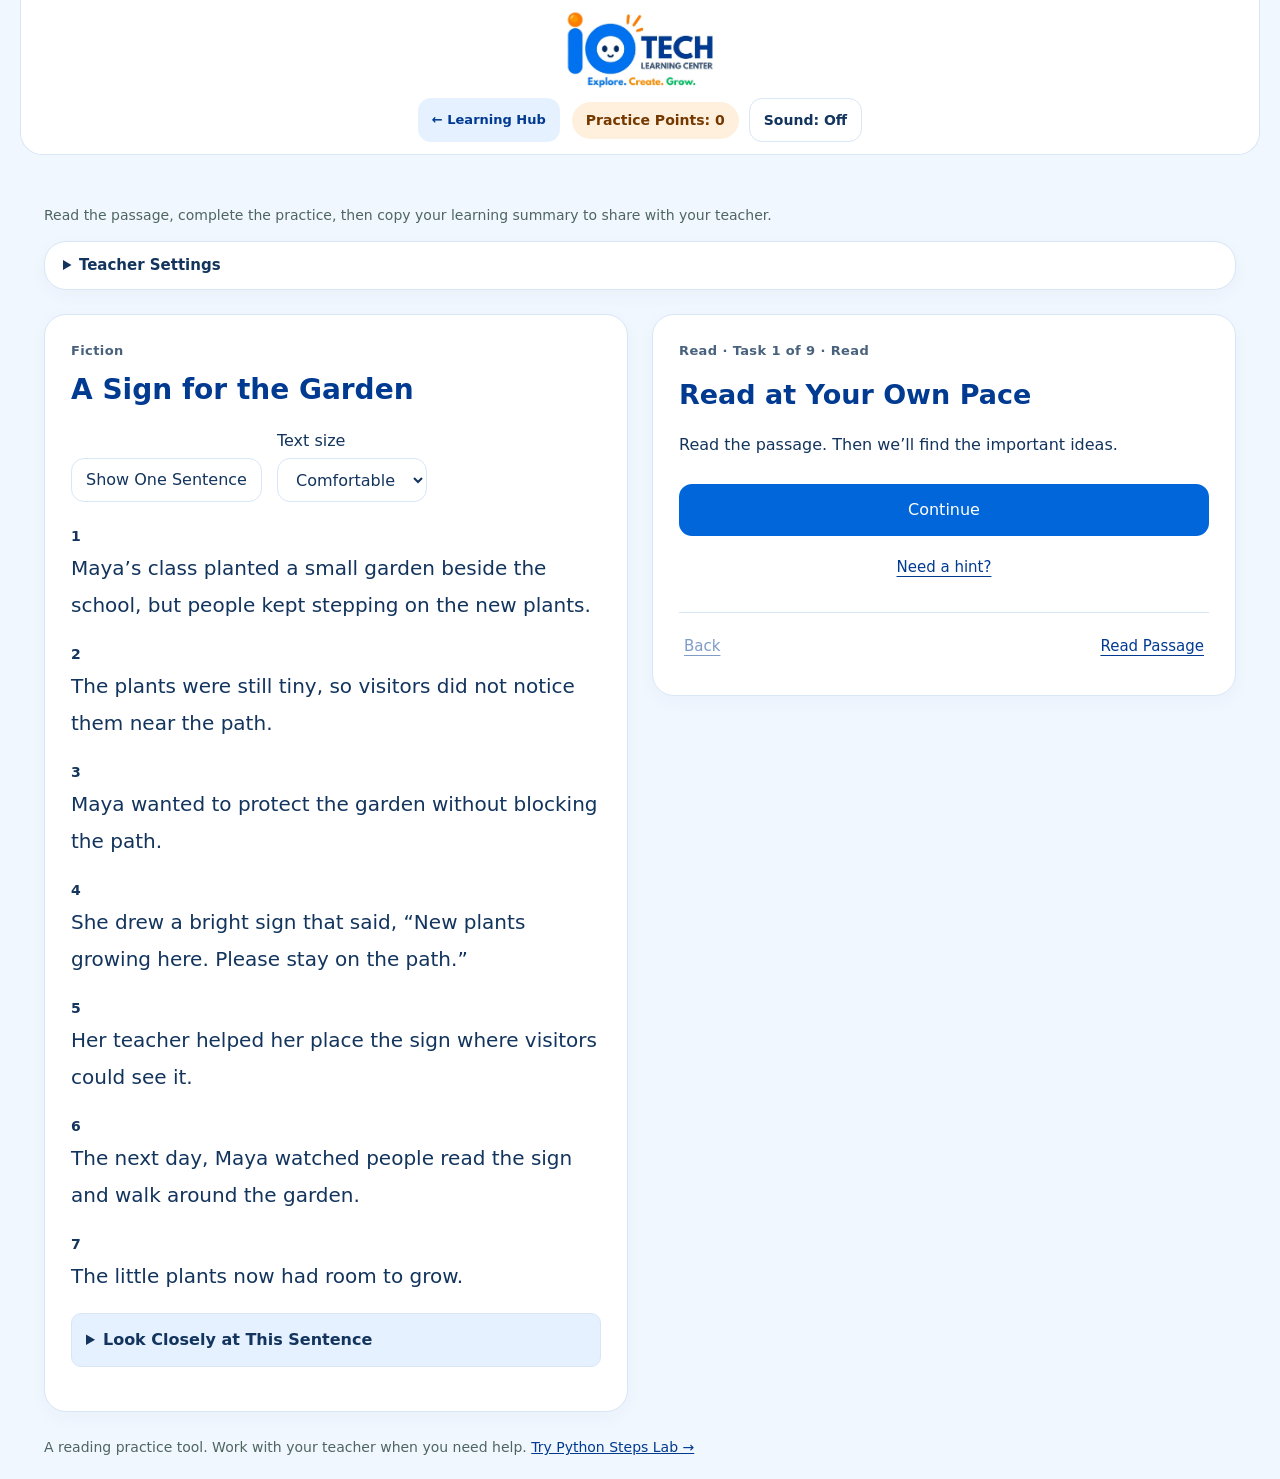
<file: index.html>
<!doctype html>
<html lang="en">
<head><meta charset="utf-8"><meta name="viewport" content="width=device-width, initial-scale=1"><title>Reading Steps</title><link rel="stylesheet" href="styles.css"><link rel="stylesheet" href="brand.css"><link rel="icon" type="image/png" href="./assets/io-tech-center-logo.png"><script defer src="lessons.js"></script><script defer src="rewards.js"></script><script defer src="reading-records.js"></script><script defer src="practice-completion.js"></script><script defer src="app.js"></script></head>
<body>
<div id="celebration" aria-hidden="true"></div>
<a class="skip-link" href="#practice-workspace">Skip to reading</a>
<header class="lab-header">
<a class="brand" href="./index.html" aria-label="Reading Steps home"><img class="brand-logo" src="./assets/io-tech-center-logo.png" width="1383" height="742" alt="io Tech Learning Center — Explore. Create. Grow." decoding="async"></a>
<div class="header-actions">
<a class="hub-link" href="../io-tech-learning-hub/">← Learning Hub</a>
<div class="points-line"><span id="practice-points">Practice Points: 0</span><button id="sound-toggle" type="button" aria-pressed="false">Sound: Off</button></div>
</div>
</header>
<main>
<p class="quiet">Read the passage, complete the practice, then copy your learning summary to share with your teacher.</p>
<p id="practice-storage" role="alert" hidden></p>
<details id="teacher-settings" class="settings"><summary>Teacher Settings</summary>
<p class="quiet">These settings organize practice. They are not access controls.</p><p class="quiet">Local practice records stay in this browser. Free writing is not saved. This is not an account or private student profile.</p>
<div class="toolbar"><label>Passage<select id="lesson"></select></label><label>Practice mode<select id="mode"><option value="guided">Guided Practice</option><option value="independent">Independent Practice</option><option value="teacher">Teacher Model</option></select></label><button id="clear" hidden>Start New Practice</button><button id="skip">Skip Current Task</button></div>
<p id="notice" role="status" aria-live="polite"></p>
<nav id="steps" aria-label="Choose a main step"></nav>
<div id="teacher-status"></div><p id="record-status" role="status" hidden></p><button id="report-preview" hidden>▤ Preview practice record</button> <button id="download-record" hidden>Download local report</button> <button id="erase-records" hidden>Delete this passage’s local records</button>
<details id="teacher-reference"><summary>Teacher Reference</summary><p>This is one example. Your words can be different.</p><div id="reference-content"></div></details>
</details>
<div id="practice-workspace" class="workspace">
<details id="reading-panel" class="reading" open><summary>Read Passage</summary><section aria-labelledby="passage-title"><div class="eyebrow" id="kind"></div><h1 id="passage-title" tabindex="-1"></h1><div class="read-controls"><button id="view">Show One Sentence</button><label>Text size<select id="size"><option value="20">Comfortable</option><option value="24">Larger</option><option value="28">Largest</option></select></label></div><p id="evidence-selection" role="status" aria-live="polite" hidden></p><div id="passage"></div><div id="sentence-controls" hidden><button id="prev-sentence">Previous Sentence</button><span id="position" aria-live="polite"></span><button id="next-sentence">Next Sentence</button></div><details id="close-reading"><summary>Look Closely at This Sentence</summary><div id="close-content"></div></details><button id="return-task" class="subtle mobile-only">Back to Task</button></section></details>
<section class="task-card" aria-labelledby="task-title"><div id="task"></div><div class="secondary-actions"><button id="back" class="subtle">Back</button><button id="open-passage" class="subtle">Read Passage</button></div></section>
</div>
<section id="completion-summary" class="settings" aria-label="Learning summary" hidden>
<p>Practice ID: <strong id="completion-id"></strong></p>
<div id="completion-content"></div>
<button id="copy-summary" type="button">Copy Summary</button> <button id="copy-number" type="button">Copy Practice ID</button> <button id="practice-again" type="button">Practise Again</button>
<p>Online submission is not open. Please copy your summary or number and send it to your teacher. A number does not mean your teacher has received the summary.</p>
<p id="completion-copy-status" role="status" aria-live="polite"></p>
<textarea id="completion-copy-fallback" aria-label="Text to copy manually" readonly hidden></textarea>
</section>
<footer>A reading practice tool. Work with your teacher when you need help. <a href="python-steps.html">Try Python Steps Lab →</a></footer>
</main></body></html>
</file>
<file: styles.css>
:root{font-family:system-ui,-apple-system,BlinkMacSystemFont,"Segoe UI",sans-serif;color:#213a39;background:#f7f5ee;line-height:1.55}*{box-sizing:border-box}body{margin:0}header,main{max-width:1240px;margin:auto;padding:20px 24px}.brand{font-size:30px;font-weight:800}.brand span{font-size:16px;font-weight:500;margin-left:14px}button,select,textarea{font:inherit}button,select{min-height:46px;border:1px solid #687e79;border-radius:9px;padding:9px 14px;background:#fff;color:#213a39}button{cursor:pointer;font-weight:650}button:hover{background:#edf4ee}button:disabled{opacity:.5;cursor:default}button:focus-visible,select:focus-visible,textarea:focus-visible,input:focus-visible,summary:focus-visible{outline:3px solid #9b501b;outline-offset:3px}h2:focus,h1:focus{outline:2px solid #9b501b;outline-offset:6px}label{display:block}select{display:block;max-width:100%;margin-top:5px}.toolbar{display:flex;align-items:end;gap:16px;flex-wrap:wrap}.settings{border:1px solid #d3dcd4;border-radius:12px;padding:12px 18px;margin:0 0 24px;background:#fff}.settings>summary{font-size:15px}#notice:empty{display:none}nav{display:flex;gap:8px;flex-wrap:wrap;margin:20px 0}nav button[aria-current="step"]{border:2px solid #245b50;background:#eef5eb}.workspace{display:grid;grid-template-columns:minmax(0,1fr) minmax(0,1fr);gap:24px;align-items:start}.reading,.task-card{background:#fff;border:1px solid #d3dcd4;border-radius:18px;padding:26px;min-width:0}.reading>summary{display:none}.task-card{position:sticky;top:20px;min-height:350px}h1,h2{line-height:1.25;margin:10px 0 22px}h1{font-size:28px}h2{font-size:27px}h3{font-size:18px}.eyebrow,.progress{font-size:13px;font-weight:750;letter-spacing:.03em}.progress{color:#4e6560;margin:0 0 16px}.read-controls{display:flex;gap:15px;align-items:end;flex-wrap:wrap;margin-bottom:22px}#passage{font-size:20px;line-height:1.85;max-width:65ch}.sentence{margin:0 0 18px}.sentence-number{font-size:14px;font-weight:750;display:block}.sentence-choice{display:flex;align-items:start;gap:12px;border:1px solid #bacbc3;border-radius:10px;padding:12px;margin-bottom:14px;cursor:pointer}.sentence-choice:has(input:checked){border:2px solid #245b50;background:#eef5eb;padding:11px}.sentence-choice input{flex-shrink:0;width:22px;height:22px;margin-top:6px}.selection-label{font-size:14px;display:block;font-weight:650}#evidence-selection{font-size:15px;background:#edf4ee;padding:10px;border-radius:8px}#sentence-controls{display:flex;flex-wrap:wrap;align-items:center;gap:10px;margin:20px 0}#position{font-size:14px}[hidden]{display:none!important}details details{margin:18px 0;padding:14px;background:#f1f5ef;border-radius:9px}summary{cursor:pointer;font-weight:700}.quiet,footer{font-size:14px;color:#4e6560}footer{margin-top:25px}.choice{display:flex;gap:12px;padding:15px;border:1px solid #bacbc3;border-radius:10px;margin:12px 0;cursor:pointer}.choice:has(input:checked){background:#eef5eb;border:2px solid #245b50;padding:14px}.choice input{flex-shrink:0;width:22px;height:22px;margin-top:2px}fieldset{border:0;padding:0;margin:0;min-width:0}legend{font-size:15px;color:#4e6560;margin-bottom:4px}.primary{display:block;background:#245b50;color:#fff;border:2px solid #245b50;width:100%;margin-top:26px;min-height:52px}.primary:hover{background:#174538}.subtle{border:0;background:transparent;text-decoration:underline;text-underline-offset:4px;font-size:15px;font-weight:500;padding:9px 5px}.subtle:hover{background:#f1f5ef}.help-entry{display:block;margin:10px auto 0}.secondary-actions{display:flex;justify-content:space-between;gap:15px;border-top:1px solid #e1e7e1;margin-top:22px;padding-top:12px}.feedback{font-size:19px;line-height:1.65;margin:18px 0}.answer-context{background:#f1f5ef;border-radius:9px;padding:12px;font-size:16px}.answer-context strong{display:block;font-size:13px;margin-bottom:4px}.inline-message{font-size:15px;color:#714117}.inline-message:empty{display:none}.help-text{font-size:20px}.badge{font-size:14px;font-weight:700}.teacher-list{font-size:14px;line-height:1.9}.frames{white-space:pre-line}textarea{width:100%;min-height:150px;resize:vertical;padding:12px;border:1px solid #687e79;border-radius:9px;margin-top:8px}.checklist label{display:flex;gap:10px;margin:17px 0}.checklist input{flex-shrink:0;width:22px;height:22px;margin-top:3px}.sr-only{position:absolute;width:1px;height:1px;padding:0;margin:-1px;overflow:hidden;clip:rect(0,0,0,0);white-space:nowrap;border:0}.mobile-only{display:none}p,li,label,button{overflow-wrap:anywhere}@media(max-width:800px){.workspace{grid-template-columns:minmax(0,1fr)}.task-card{order:0;position:static}.reading{order:1}.reading>summary{display:list-item}.reading>section{padding-top:18px}header,main{padding:16px}.reading,.task-card{padding:20px}.brand span{display:block;margin:0}.mobile-only{display:block}nav button{flex:1 1 100px}}

.points-line{display:flex;align-items:center;gap:10px;min-height:34px;margin-top:8px;font-size:14px;font-weight:650}
#celebration{position:fixed;top:12px;right:16px;width:224px;height:72px;max-width:calc(100vw - 32px);z-index:100;overflow:hidden;pointer-events:none}
.confetti-piece{position:absolute;left:var(--x);top:var(--y);width:10px;height:16px;pointer-events:none;border-radius:1px;animation:small-confetti 2s ease-out both}
.confetti-color-0{background:#c39138}.confetti-color-1{background:#509487}.confetti-color-2{background:#bc7886}.confetti-color-3{background:#7e86ba}
@keyframes small-confetti{0%{transform:translateY(0) rotate(0);opacity:1}75%{opacity:1}100%{transform:translateY(36px) rotate(var(--turn));opacity:0}}
.reward-message{display:block;margin-top:12px;font-size:16px;font-weight:750}
.completion-badge{margin:18px 0;font-weight:750;font-size:21px}
.badge-art{display:block;width:76px;height:76px;margin-bottom:10px;color:#245b50;background:#f5edd6;border:2px solid #b79c62;border-radius:50%;padding:8px}
@media(prefers-reduced-motion:reduce){.confetti-piece{animation:none;display:none}}

#sound-toggle{font-size:14px;min-height:44px;padding:6px 12px}
</file>
<file: brand.css>
/* io TECH brand layer for Reading Steps. Educational layout and reading mechanics stay intact. */
:root {
  color-scheme: light;
  font-family: ui-sans-serif, system-ui, -apple-system, BlinkMacSystemFont, "Segoe UI", sans-serif;
  color: #12345d;
  background: #f1f7ff;
  --brand-blue: #0072ef;
  --brand-dark-blue: #013a91;
  --brand-orange: #ff7d01;
  --brand-green: #00bd6a;
  --action: #0066da;
  --action-hover: #0056bb;
  --ink: #12345d;
  --muted: #48617d;
  --paper: #f1f7ff;
  --white: #ffffff;
  --border: #d9e6f6;
  --blue-tint: #e6f1ff;
  --orange-tint: #fff0de;
  --green-tint: #e4f8ee;
  --focus: #013a91;
  --space-1: 8px;
  --space-2: 16px;
  --space-3: 24px;
  --space-4: 32px;
  --radius-card: 22px;
  --radius-button: 13px;
  --shadow: 0 5px 18px #12345d09;
}

body {
  -webkit-text-size-adjust: 100%;
  background: var(--paper);
  color: var(--ink);
}

h1, h2, h3 {
  color: var(--brand-dark-blue);
}

a {
  color: var(--brand-dark-blue);
}

button, select, textarea {
  font: inherit;
}

button, select {
  border: 1px solid var(--border);
  border-radius: var(--radius-button);
  color: var(--ink);
  background: var(--white);
  min-height: 44px;
}

button:hover:not(:disabled) {
  background: var(--blue-tint);
}

button:focus-visible, select:focus-visible, textarea:focus-visible, input:focus-visible, summary:focus-visible, a:focus-visible {
  outline: 3px solid var(--focus);
  outline-offset: 3px;
  box-shadow: 0 0 0 2px var(--white);
}

h1:focus, h2:focus {
  outline: 3px solid var(--focus);
  outline-offset: 4px;
}

/* Header */
.lab-header {
  display: grid;
  grid-template-columns: minmax(0, 1fr);
  justify-items: center;
  align-items: center;
  gap: var(--space-1);
  padding: 10px var(--space-3) 12px;
  background: var(--white);
  border: 1px solid var(--border);
  border-top: 0;
  border-radius: 0 0 var(--radius-card) var(--radius-card);
  max-width: 1240px;
  margin: 0 auto 16px;
}

.brand {
  display: block;
  width: 150px;
  max-width: 100%;
  line-height: 0;
}

.brand-logo {
  display: block;
  width: 100%;
  height: auto;
  background: var(--white);
}

.header-actions {
  display: flex;
  align-items: center;
  justify-content: center;
  gap: 12px;
  max-width: 100%;
  flex-wrap: wrap;
}

.hub-link {
  display: inline-flex;
  align-items: center;
  justify-content: center;
  font-size: 13px;
  min-height: 44px;
  padding: 10px 14px;
  border-radius: var(--radius-button);
  background: var(--blue-tint);
  color: var(--brand-dark-blue);
  text-decoration: none;
  font-weight: 650;
  line-height: 1.4;
}

.hub-link:hover {
  background: #d6e8ff;
}

.points-line {
  display: inline-flex;
  align-items: center;
  gap: 10px;
  min-height: 44px;
  margin-top: 0;
  font-size: 14px;
  font-weight: 650;
}

#practice-points {
  background: var(--orange-tint);
  color: #753900;
  padding: 8px 14px;
  border-radius: 24px;
  white-space: nowrap;
}

#sound-toggle {
  min-height: 44px;
  padding: 8px 14px;
  border-radius: var(--radius-button);
}

/* Cards & containers */
.settings {
  border: 1px solid var(--border);
  border-radius: var(--radius-card);
  background: var(--white);
  box-shadow: var(--shadow);
}

.workspace {
  align-items: start;
}

.reading, .task-card {
  background: var(--white);
  border: 1px solid var(--border);
  border-radius: var(--radius-card);
  box-shadow: var(--shadow);
}

.eyebrow {
  color: var(--muted);
}

.progress {
  color: var(--muted);
}

/* Steps navigation */
nav button {
  border-radius: var(--radius-button);
  border: 1px solid var(--border);
  background: var(--white);
  color: var(--ink);
  min-height: 44px;
}

nav button:hover:not(:disabled) {
  background: var(--blue-tint);
}

nav button[aria-current="step"] {
  border: 2px solid var(--action);
  background: var(--blue-tint);
  color: var(--brand-dark-blue);
  font-weight: 700;
}

/* Choices & sentence choices */
.choice, .sentence-choice {
  background: #f8fbff;
  border: 1px solid var(--border);
  border-radius: 12px;
  color: var(--ink);
}

.choice:hover, .sentence-choice:hover {
  background: #edf4fc;
}

.choice:has(input:checked), .sentence-choice:has(input:checked) {
  border: 2px solid var(--action);
  background: var(--blue-tint);
  color: var(--brand-dark-blue);
}

#evidence-selection {
  background: var(--blue-tint);
  color: var(--brand-dark-blue);
  border: 1px solid #bfdbfe;
  border-radius: 10px;
}

.answer-context {
  background: #f8fbff;
  border: 1px solid var(--border);
  border-radius: 10px;
  color: var(--ink);
}

/* Primary action */
.primary {
  background: var(--action);
  color: var(--white);
  border: 2px solid var(--action);
  border-radius: var(--radius-button);
}

.primary:hover:not(:disabled) {
  background: var(--action-hover);
  border-color: var(--action-hover);
}

.subtle {
  color: var(--brand-dark-blue);
}

.subtle:hover {
  background: var(--blue-tint);
  border-radius: 8px;
}

/* Secondary actions separator */
.secondary-actions {
  border-top: 1px solid var(--border);
}

/* Details and helper panels */
details details {
  background: var(--blue-tint);
  border: 1px solid var(--border);
  border-radius: 10px;
}

textarea {
  border: 1px solid var(--border);
  border-radius: 10px;
  background: #f8fbff;
  color: var(--ink);
  padding: 12px;
}

textarea:focus {
  outline: 3px solid var(--focus);
  outline-offset: 2px;
}

/* Feedback */
.feedback {
  color: var(--ink);
}

.inline-message {
  color: #753900;
  background: var(--orange-tint);
  padding: 8px 12px;
  border-radius: 8px;
  border: 1px solid #ffd8b8;
}

/* Badges and completion */
.badge-art {
  color: var(--action);
  background: var(--blue-tint);
  border: 2px solid #b9d5f7;
}

/* Skip link */
.skip-link {
  position: absolute;
  top: -100px;
  left: 15px;
  background: var(--white);
  color: var(--brand-dark-blue);
  border: 2px solid var(--action);
  padding: 10px 14px;
  border-radius: var(--radius-button);
  font-weight: 650;
  z-index: 1000;
  text-decoration: none;
}

.skip-link:focus {
  top: 12px;
}

/* Mobile responsive */
@media(max-width: 800px) {
  .lab-header {
    padding: 10px var(--space-2) 12px;
    gap: 6px;
  }
  .brand {
    width: 132px;
  }
  .header-actions {
    width: 100%;
    justify-content: center;
    gap: 6px;
  }
  .hub-link, #sound-toggle, #practice-points {
    font-size: 12px;
    padding: 8px 10px;
    min-height: 44px;
    display: inline-flex;
    align-items: center;
    justify-content: center;
    box-sizing: border-box;
  }
  .workspace {
    grid-template-columns: minmax(0, 1fr);
  }
  .task-card {
    order: 0;
    position: static;
  }
  .reading {
    order: 1;
  }
  .mobile-only {
    display: block;
  }
  nav button {
    flex: 1 1 100px;
  }
}
</file>
